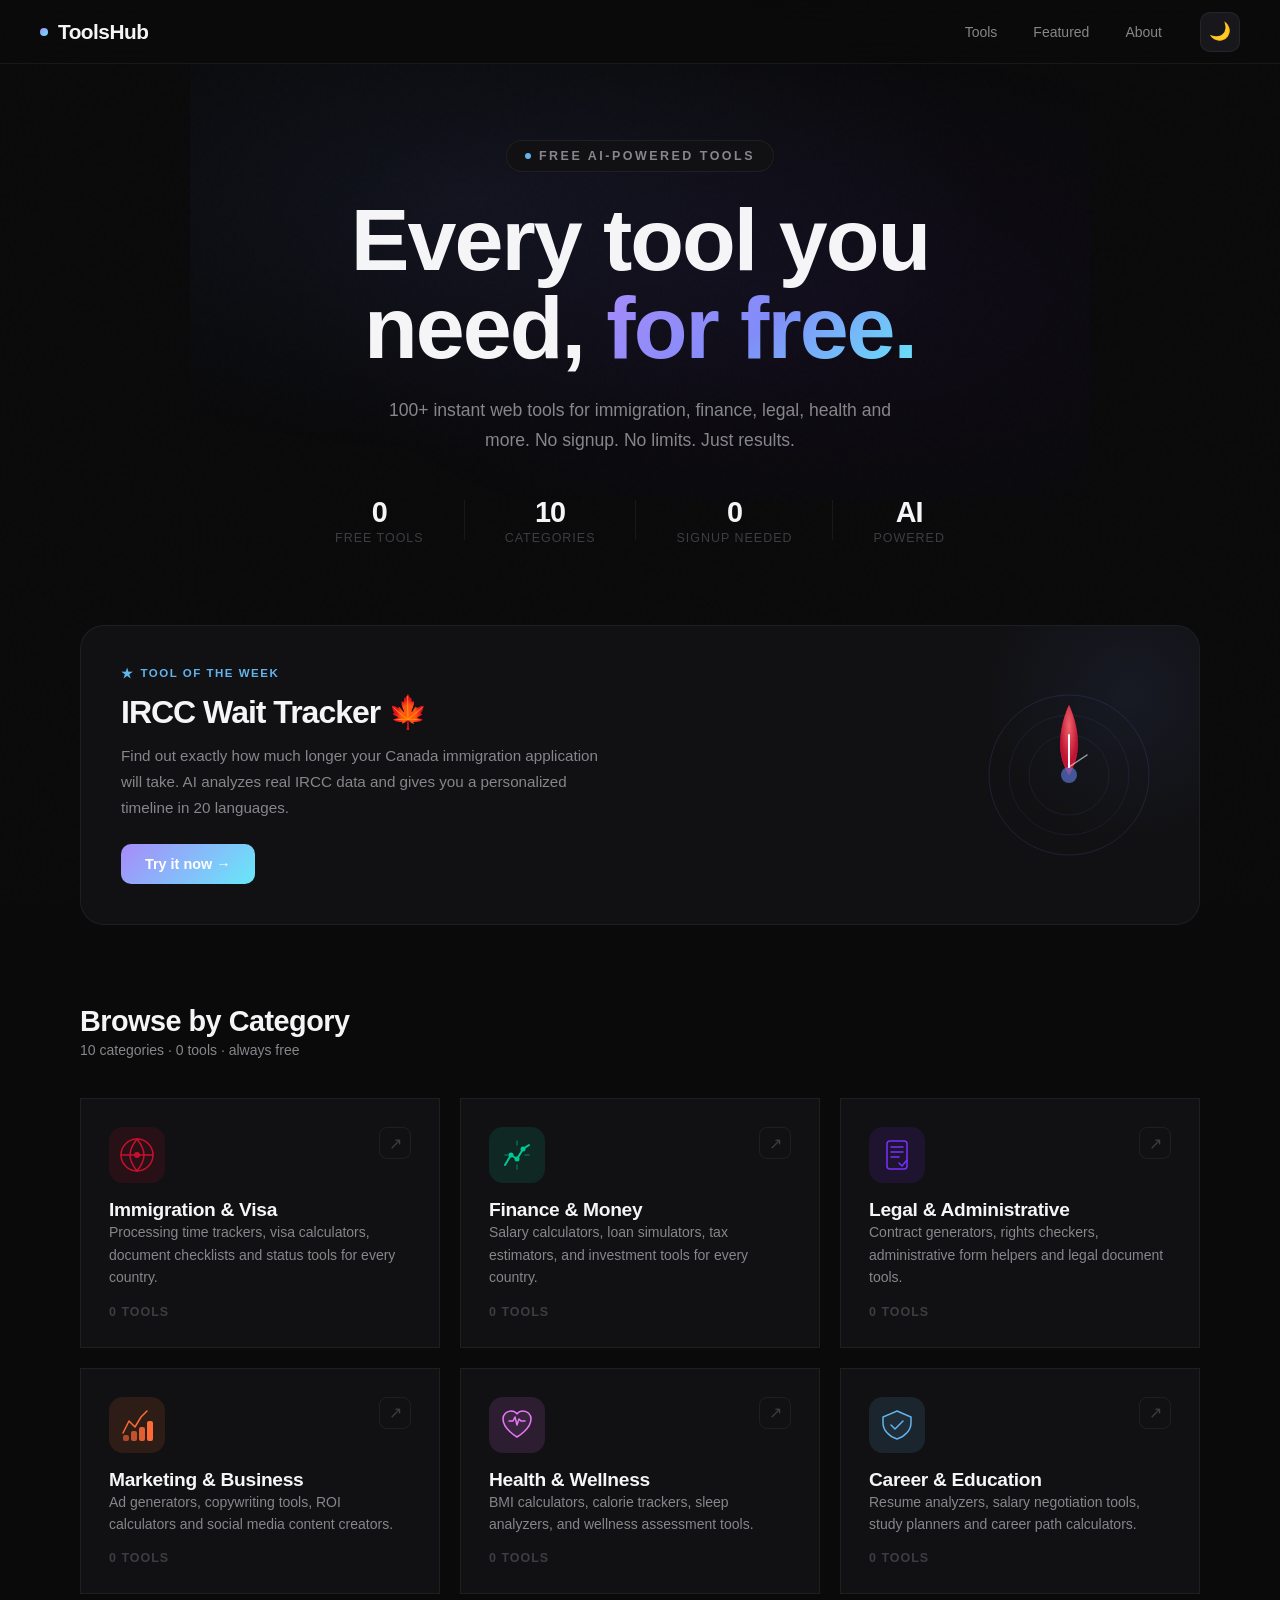
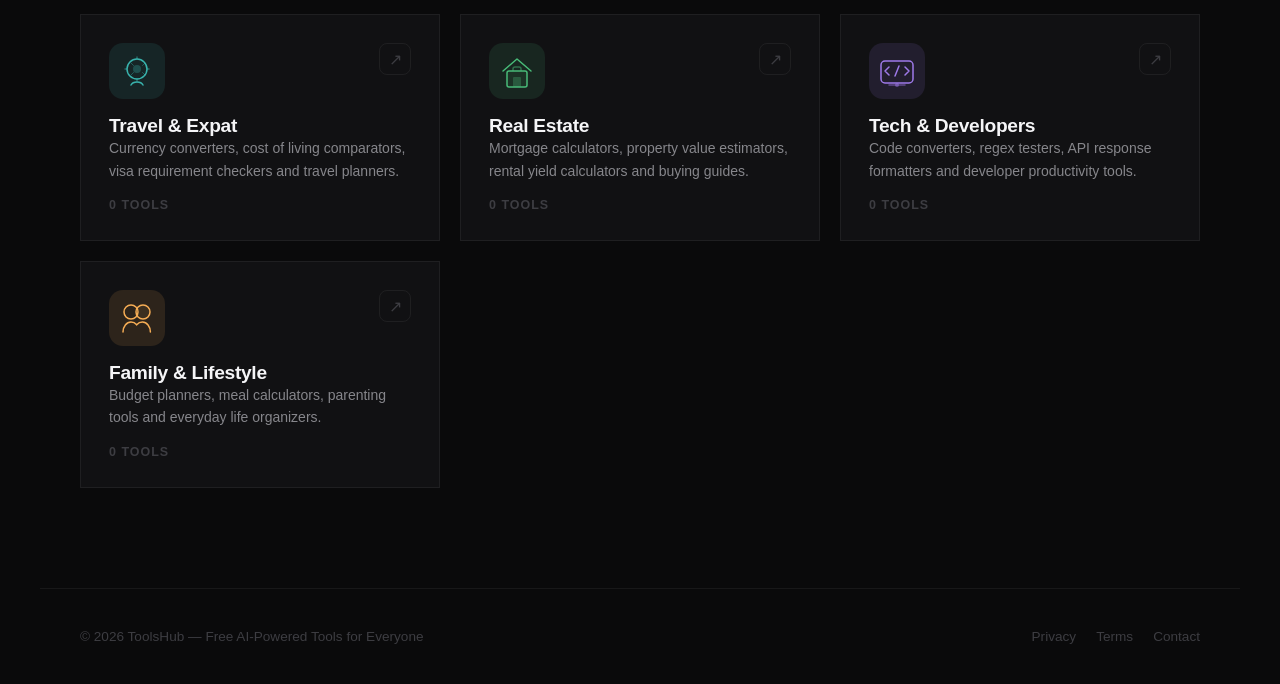
<file: index.html>
<head>
<meta charset="UTF-8">
<meta name="viewport" content="width=device-width, initial-scale=1.0">
<title>ToolsHub — Free AI-Powered Web Tools</title>
<meta name="description" content="Free online tools for immigration, finance, legal, marketing, health and more. AI-powered, instant results, no signup required.">
<meta property="og:title" content="ToolsHub — Free AI-Powered Web Tools">
<meta property="og:description" content="Free online tools for everyone. Immigration trackers, finance calculators, legal guides and more.">
<link rel="stylesheet" href="style.css">
</head>
<body>

<nav>
  <a href="/" class="nav-logo">
    <span class="nav-logo-dot"></span>
    ToolsHub
  </a>
  <div class="nav-right">
    <ul class="nav-links">
      <li><a href="#categories">Tools</a></li>
      <li><a href="#featured">Featured</a></li>
      <li><a href="#about">About</a></li>
    </ul>
    <button class="theme-toggle" onclick="toggleTheme()" title="Toggle theme">🌙</button>
    <div class="hamburger" onclick="toggleMenu()">
      <span></span><span></span><span></span>
    </div>
  </div>
</nav>

<div class="mobile-menu" id="mobileMenu">
  <a href="#categories" onclick="toggleMenu()">Tools</a>
  <a href="#featured" onclick="toggleMenu()">Featured</a>
  <a href="#about" onclick="toggleMenu()">About</a>
</div>

<section class="hero">
  <div class="hero-mesh"></div>
  <div class="hero-eyebrow">Free AI-Powered Tools</div>
  <h1>Every tool you<br>need, <em>for free.</em></h1>
  <p class="hero-sub">100+ instant web tools for immigration, finance, legal, health and more. No signup. No limits. Just results.</p>
  <div class="hero-stats">
    <div class="stat">
      <div class="stat-num" id="globalToolCount">100+</div>
      <div class="stat-lbl">Free Tools</div>
    </div>
    <div class="stat-divider"></div>
    <div class="stat">
      <div class="stat-num">10</div>
      <div class="stat-lbl">Categories</div>
    </div>
    <div class="stat-divider"></div>
    <div class="stat">
      <div class="stat-num">0</div>
      <div class="stat-lbl">Signup needed</div>
    </div>
    <div class="stat-divider"></div>
    <div class="stat">
      <div class="stat-num">AI</div>
      <div class="stat-lbl">Powered</div>
    </div>
  </div>
</section>

<section class="featured-section" id="featured">
  <div class="featured-card">
    <div>
      <div class="featured-badge">Tool of the week</div>
      <h2 class="featured-title">IRCC Wait Tracker 🍁</h2>
      <p class="featured-desc">Find out exactly how much longer your Canada immigration application will take. AI analyzes real IRCC data and gives you a personalized timeline in 20 languages.</p>
      <a href="/tools/immigration/ircc-tracker/index.html" class="featured-btn">
        Try it now →
      </a>
    </div>
    <div class="featured-visual">
      <svg viewBox="0 0 180 180" fill="none" xmlns="http://www.w3.org/2000/svg">
        <circle cx="90" cy="90" r="80" stroke="rgba(99,130,237,0.15)" stroke-width="1"/>
        <circle cx="90" cy="90" r="60" stroke="rgba(99,130,237,0.1)" stroke-width="1"/>
        <circle cx="90" cy="90" r="40" stroke="rgba(99,130,237,0.1)" stroke-width="1"/>
        <path d="M90 20 C90 20 110 60 90 90 C70 60 90 20 90 20Z" fill="rgba(200,16,46,0.8)"/>
        <path d="M90 20 C90 20 110 60 90 90 C70 60 90 20 90 20Z" fill="url(#maple)" opacity="0.9"/>
        <circle cx="90" cy="90" r="8" fill="rgba(99,130,237,0.6)"/>
        <line x1="90" y1="82" x2="90" y2="50" stroke="white" stroke-width="2" stroke-linecap="round"/>
        <line x1="90" y1="82" x2="108" y2="70" stroke="rgba(255,255,255,0.6)" stroke-width="1.5" stroke-linecap="round"/>
        <defs>
          <radialGradient id="maple" cx="50%" cy="30%">
            <stop offset="0%" stop-color="#ff6b6b"/>
            <stop offset="100%" stop-color="#c8102e"/>
          </radialGradient>
        </defs>
      </svg>
    </div>
  </div>
</section>

<section class="section" id="categories">
  <div class="section-header">
    <div>
      <h2 class="section-title">Browse by Category</h2>
      <p class="section-sub">10 categories · <span id="subSectionToolCount">100+</span> tools · always free</p>
    </div>
  </div>

  <div class="categories-grid" id="categoriesGrid"></div>
</section>

<footer id="about">
  <div class="footer-copy">© <span id="year"></span> ToolsHub — Free AI-Powered Tools for Everyone</div>
  <div class="footer-links">
    <a href="#">Privacy</a>
    <a href="#">Terms</a>
    <a href="#">Contact</a>
  </div>
</footer>

<script>
// ── CATEGORIES DATA ── 
// ── CATEGORIES DATA (Initialisées à 0 par défaut pour éviter les faux nombres) ── 
const CATEGORIES = [
  {
    slug: 'immigration',
    name: 'Immigration & Visa',
    desc: 'Processing time trackers, visa calculators, document checklists and status tools for every country.',
    tools: 0,
    color: '#c8102e',
    colorLight: 'rgba(200,16,46,0.12)',
    svg: `<svg viewBox="0 0 56 56" fill="none" xmlns="http://www.w3.org/2000/svg"><rect width="56" height="56" rx="14" fill="rgba(200,16,46,0.12)"/><path d="M28 12C19.16 12 12 19.16 12 28C12 36.84 19.16 44 28 44C36.84 44 44 36.84 44 28C44 19.16 36.84 12 28 12Z" stroke="#c8102e" stroke-width="1.5" fill="none"/><path d="M12 28H44M28 12C24 17 21 22 21 28C21 34 24 39 28 44C32 39 35 34 35 28C35 22 32 17 28 12Z" stroke="#c8102e" stroke-width="1.5" fill="none" stroke-linecap="round"/><circle cx="28" cy="28" r="3" fill="#c8102e"/></svg>`
  },
  {
    slug: 'finance',
    name: 'Finance & Money',
    desc: 'Salary calculators, loan simulators, tax estimators, and investment tools for every country.',
    tools: 0,
    color: '#00c896',
    colorLight: 'rgba(0,200,150,0.12)',
    svg: `<svg viewBox="0 0 56 56" fill="none" xmlns="http://www.w3.org/2000/svg"><rect width="56" height="56" rx="14" fill="rgba(0,200,150,0.12)"/><path d="M16 38L22 28L28 32L34 22L40 18" stroke="#00c896" stroke-width="2" stroke-linecap="round" stroke-linejoin="round"/><circle cx="22" cy="28" r="2.5" fill="#00c896"/><circle cx="28" cy="32" r="2.5" fill="#00c896"/><circle cx="34" cy="22" r="2.5" fill="#00c896"/><path d="M28 14V18M28 38V42M20 28H16M40 28H36" stroke="rgba(0,200,150,0.4)" stroke-width="1.5" stroke-linecap="round"/></svg>`
  },
  {
    slug: 'legal',
    name: 'Legal & Administrative',
    desc: 'Contract generators, rights checkers, administrative form helpers and legal document tools.',
    tools: 0,
    color: '#7b2fff',
    colorLight: 'rgba(123,47,255,0.12)',
    svg: `<svg viewBox="0 0 56 56" fill="none" xmlns="http://www.w3.org/2000/svg"><rect width="56" height="56" rx="14" fill="rgba(123,47,255,0.12)"/><rect x="18" y="14" width="20" height="28" rx="3" stroke="#7b2fff" stroke-width="1.5" fill="none"/><path d="M22 20H34M22 25H34M22 30H30" stroke="#7b2fff" stroke-width="1.5" stroke-linecap="round"/><path d="M30 36L33 39L38 33" stroke="#7b2fff" stroke-width="1.5" stroke-linecap="round" stroke-linejoin="round"/></svg>`
  },
  {
    slug: 'marketing',
    name: 'Marketing & Business',
    desc: 'Ad generators, copywriting tools, ROI calculators and social media content creators.',
    tools: 0,
    color: '#ff6b35',
    colorLight: 'rgba(255,107,53,0.12)',
    svg: `<svg viewBox="0 0 56 56" fill="none" xmlns="http://www.w3.org/2000/svg"><rect width="56" height="56" rx="14" fill="rgba(255,107,53,0.12)"/><path d="M14 36L20 24L26 30L32 20L38 14" stroke="#ff6b35" stroke-width="1.5" stroke-linecap="round" stroke-linejoin="round"/><rect x="14" y="38" width="6" height="6" rx="2" fill="#ff6b35" opacity="0.6"/><rect x="22" y="34" width="6" height="10" rx="2" fill="#ff6b35" opacity="0.7"/><rect x="30" y="30" width="6" height="14" rx="2" fill="#ff6b35" opacity="0.85"/><rect x="38" y="24" width="6" height="20" rx="2" fill="#ff6b35"/></svg>`
  },
  {
    slug: 'health',
    name: 'Health & Wellness',
    desc: 'BMI calculators, calorie trackers, sleep analyzers, and wellness assessment tools.',
    tools: 0,
    color: '#e879f9',
    colorLight: 'rgba(232,121,249,0.12)',
    svg: `<svg viewBox="0 0 56 56" fill="none" xmlns="http://www.w3.org/2000/svg"><rect width="56" height="56" rx="14" fill="rgba(232,121,249,0.12)"/><path d="M28 40C28 40 14 32 14 22C14 17.58 17.58 14 22 14C24.42 14 26.6 15.06 28 16.76C29.4 15.06 31.58 14 34 14C38.42 14 42 17.58 42 22C42 32 28 40 28 40Z" stroke="#e879f9" stroke-width="1.5" fill="rgba(232,121,249,0.08)"/><path d="M20 24H24L26 20L28 28L30 22L32 24H36" stroke="#e879f9" stroke-width="1.5" stroke-linecap="round" stroke-linejoin="round"/></svg>`
  },
  {
    slug: 'career',
    name: 'Career & Education',
    desc: 'Resume analyzers, salary negotiation tools, study planners and career path calculators.',
    tools: 0,
    color: '#63b3ed',
    colorLight: 'rgba(99,179,237,0.12)',
    svg: `<svg viewBox="0 0 56 56" fill="none" xmlns="http://www.w3.org/2000/svg"><rect width="56" height="56" rx="14" fill="rgba(99,179,237,0.12)"/><path d="M28 14L42 20V26C42 33.18 35.84 39.74 28 42C20.16 39.74 14 33.18 14 26V20L28 14Z" stroke="#63b3ed" stroke-width="1.5" fill="rgba(99,179,237,0.06)"/><path d="M22 28L26 32L34 24" stroke="#63b3ed" stroke-width="1.5" stroke-linecap="round" stroke-linejoin="round"/></svg>`
  },
  {
    slug: 'travel',
    name: 'Travel & Expat',
    desc: 'Currency converters, cost of living comparators, visa requirement checkers and travel planners.',
    tools: 0,
    color: '#38b2ac',
    colorLight: 'rgba(56,178,172,0.12)',
    svg: `<svg viewBox="0 0 56 56" fill="none" xmlns="http://www.w3.org/2000/svg"><rect width="56" height="56" rx="14" fill="rgba(56,178,172,0.12)"/><circle cx="28" cy="26" r="10" stroke="#38b2ac" stroke-width="1.5" fill="none"/><path d="M28 16V14M28 38V36M18 26H16M40 26H38" stroke="rgba(56,178,172,0.5)" stroke-width="1.5" stroke-linecap="round"/><path d="M22 20L24.5 22.5M33.5 29.5L36 32M22 32L24.5 29.5M33.5 22.5L36 20" stroke="rgba(56,178,172,0.4)" stroke-width="1" stroke-linecap="round"/><circle cx="28" cy="26" r="4" fill="rgba(56,178,172,0.3)"/><path d="M22 42C24 38 32 38 34 42" stroke="#38b2ac" stroke-width="1.5" stroke-linecap="round" fill="none"/></svg>`
  },
  {
    slug: 'realestate',
    name: 'Real Estate',
    desc: 'Mortgage calculators, property value estimators, rental yield calculators and buying guides.',
    tools: 0,
    color: '#48bb78',
    colorLight: 'rgba(72,187,120,0.12)',
    svg: `<svg viewBox="0 0 56 56" fill="none" xmlns="http://www.w3.org/2000/svg"><rect width="56" height="56" rx="14" fill="rgba(72,187,120,0.12)"/><path d="M14 28L28 16L42 28" stroke="#48bb78" stroke-width="1.5" stroke-linecap="round" stroke-linejoin="round"/><rect x="18" y="28" width="20" height="16" rx="2" stroke="#48bb78" stroke-width="1.5" fill="rgba(72,187,120,0.08)"/><rect x="24" y="34" width="8" height="10" rx="1" fill="rgba(72,187,120,0.3)"/><path d="M24 28V26C24 24.9 24.9 24 26 24H30C31.1 24 32 24.9 32 26V28" stroke="rgba(72,187,120,0.5)" stroke-width="1.5"/></svg>`
  },
  {
    slug: 'tech',
    name: 'Tech & Developers',
    desc: 'Code converters, regex testers, API response formatters and developer productivity tools.',
    tools: 0,
    color: '#9f7aea',
    colorLight: 'rgba(159,122,234,0.12)',
    svg: `<svg viewBox="0 0 56 56" fill="none" xmlns="http://www.w3.org/2000/svg"><rect width="56" height="56" rx="14" fill="rgba(159,122,234,0.12)"/><rect x="12" y="18" width="32" height="22" rx="4" stroke="#9f7aea" stroke-width="1.5" fill="none"/><path d="M20 24L16 28L20 32M36 24L40 28L36 32M26 33L30 23" stroke="#9f7aea" stroke-width="1.5" stroke-linecap="round" stroke-linejoin="round"/><path d="M20 42H36" stroke="rgba(159,122,234,0.5)" stroke-width="1.5" stroke-linecap="round"/><circle cx="28" cy="42" r="2" fill="rgba(159,122,234,0.5)"/></svg>`
  },
  {
    slug: 'lifestyle',
    name: 'Family & Lifestyle',
    desc: 'Budget planners, meal calculators, parenting tools and everyday life organizers.',
    tools: 0,
    color: '#f6ad55',
    colorLight: 'rgba(246,173,85,0.12)',
    svg: `<svg viewBox="0 0 56 56" fill="none" xmlns="http://www.w3.org/2000/svg"><rect width="56" height="56" rx="14" fill="rgba(246,173,85,0.12)"/><circle cx="22" cy="22" r="7" stroke="#f6ad55" stroke-width="1.5" fill="none"/><circle cx="34" cy="22" r="7" stroke="#f6ad55" stroke-width="1.5" fill="rgba(246,173,85,0.08)"/><path d="M14 42C14 36.48 17.58 32 22 32C24.22 32 26.24 33.04 27.7 34.76C29.16 33.04 31.18 32 33.4 32C37.82 32 41.4 36.48 41.4 42" stroke="#f6ad55" stroke-width="1.5" stroke-linecap="round" fill="none"/></svg>`
  }
];

// ── RENDER CATEGORIES ──
async function renderCategories() {
  const grid = document.getElementById('categoriesGrid');
  if (!grid) return;

  let calculatedTotal = 0;
  let categoriesData = {};

  try {
    // Tentative de récupération depuis tools.json
    const res = await fetch('/tools.json');
    if (res.ok) {
      const data = await res.json();
      categoriesData = data.categories || {};
    }
  } catch (error) {
    console.warn("Fichier tools.json introuvable ou vide. Affichage par défaut à 0.");
  }

  // Rendu de l'interface graphique
  grid.innerHTML = '';
  CATEGORIES.forEach(cat => {
    // Si la catégorie existe dans le JSON, on prend sa valeur, sinon c'est 0.
    const count = categoriesData[cat.slug] !== undefined ? categoriesData[cat.slug] : 0;
    calculatedTotal += count;

    const toolsText = `${count} tool${count !== 1 ? 's' : ''}`;

    const card = document.createElement('a');
    card.className = 'cat-card';
    card.href = `/tools/${cat.slug}/`;
    card.style.setProperty('--card-accent', cat.color);
    
    card.innerHTML = `
      <div class="cat-card-top">
        <div class="cat-icon-wrap">${cat.svg}</div>
        <div class="cat-arrow">↗</div>
      </div>
      <div>
        <div class="cat-name">${cat.name}</div>
        <div class="cat-desc">${cat.desc}</div>
      </div>
      <div class="cat-footer">
        <div class="cat-count">${toolsText}</div>
      </div>
    `;
    grid.appendChild(card);
  });

  // Mise à jour dynamique des compteurs globaux de la page
  const globalCountEl = document.getElementById('globalToolCount');
  if (globalCountEl) globalCountEl.textContent = `${calculatedTotal}`;

  const subSectionCountEl = document.getElementById('subSectionToolCount');
  if (subSectionCountEl) subSectionCountEl.textContent = calculatedTotal;
}

// ── THEME ──
function toggleTheme() {
  const html = document.documentElement;
  const isDark = html.getAttribute('data-theme') === 'dark';
  html.setAttribute('data-theme', isDark ? 'light' : 'dark');
  document.querySelector('.theme-toggle').textContent = isDark ? '🌙' : '☀️';
  localStorage.setItem('theme', isDark ? 'light' : 'dark');
}

function initTheme() {
  const saved = localStorage.getItem('theme') || 'dark';
  document.documentElement.setAttribute('data-theme', saved);
  document.querySelector('.theme-toggle').textContent = saved === 'dark' ? '🌙' : '☀️';
}

// ── MOBILE MENU ──
function toggleMenu() {
  document.getElementById('mobileMenu').classList.toggle('open');
}

// ── INIT ──
initTheme();
renderCategories();

// Gestion de l'année du Copyright automatique et dynamique (2026+)
document.getElementById('year').textContent = new Date().getFullYear();
</script>
</body>
</html>
</file>
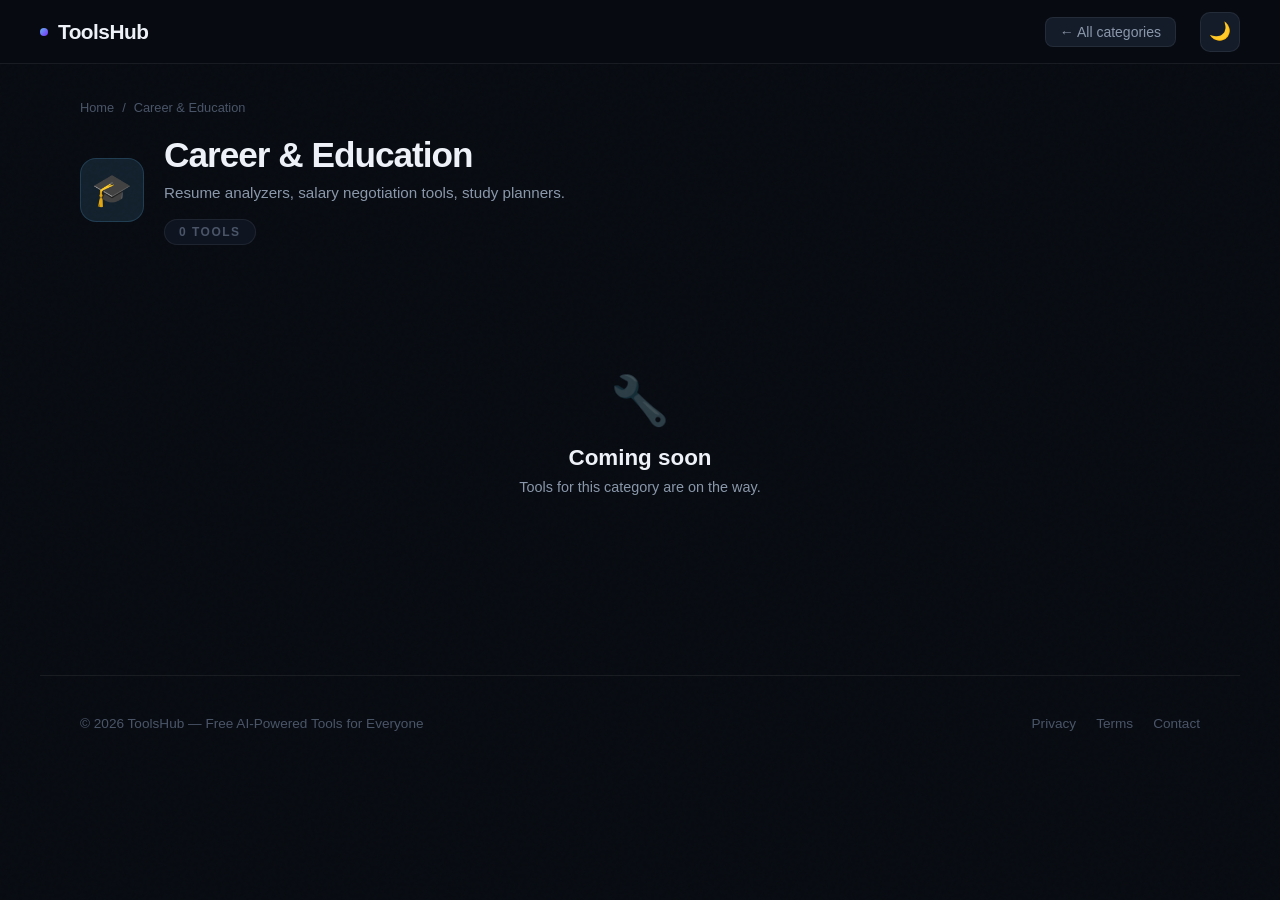
<file: tools/career/index.html>
<!DOCTYPE html>
<html lang="en" data-theme="dark">
<head>
<meta charset="UTF-8">
<meta name="viewport" content="width=device-width, initial-scale=1.0">
<title>ToolsHub — Category</title>
<link rel="stylesheet" href="/style.css">
<script src="/nav.js"></script>
<style>
:root { --radius: 18px; --transition: 0.3s cubic-bezier(0.4,0,0.2,1); }
[data-theme="dark"] {
  --bg:#080c12; --bg2:#0e1420; --bg3:#141c2a;
  --border:rgba(255,255,255,0.07); --border-hover:rgba(255,255,255,0.15);
  --text:#eef2f8; --text2:#8a97aa; --text3:#4a5568;
  --card-bg:#0e1420; --card-hover:#131b29;
  --nav-bg:rgba(8,12,18,0.85); --shadow:0 20px 60px rgba(0,0,0,0.4);
}
[data-theme="light"] {
  --bg:#f4f7fb; --bg2:#ffffff; --bg3:#edf2f7;
  --border:rgba(0,0,0,0.07); --border-hover:rgba(0,0,0,0.15);
  --text:#0f172a; --text2:#4a5568; --text3:#a0aec0;
  --card-bg:#ffffff; --card-hover:#f8faff;
  --nav-bg:rgba(244,247,251,0.85); --shadow:0 20px 60px rgba(0,0,0,0.08);
}
*,*::before,*::after{margin:0;padding:0;box-sizing:border-box;}
html{scroll-behavior:smooth;}
body{font-family:'Satoshi',sans-serif;background:var(--bg);color:var(--text);min-height:100vh;overflow-x:hidden;transition:background var(--transition),color var(--transition);}
body::before{content:'';position:fixed;inset:0;background-image:url("data:image/svg+xml,%3Csvg viewBox='0 0 256 256' xmlns='http://www.w3.org/2000/svg'%3E%3Cfilter id='noise'%3E%3CfeTurbulence type='fractalNoise' baseFrequency='0.9' numOctaves='4' stitchTiles='stitch'/%3E%3C/filter%3E%3Crect width='100%25' height='100%25' filter='url(%23noise)' opacity='0.03'/%3E%3C/svg%3E");pointer-events:none;z-index:0;opacity:0.4;}

/* NAV */
nav{position:fixed;top:0;left:0;right:0;z-index:100;background:var(--nav-bg);backdrop-filter:blur(20px);-webkit-backdrop-filter:blur(20px);border-bottom:1px solid var(--border);padding:0 40px;height:64px;display:flex;align-items:center;justify-content:space-between;transition:background var(--transition);}
.nav-logo{font-family:'Clash Display',sans-serif;font-size:1.3rem;font-weight:700;letter-spacing:-0.5px;color:var(--text);text-decoration:none;display:flex;align-items:center;gap:10px;}
.nav-logo-dot{width:8px;height:8px;border-radius:50%;background:linear-gradient(135deg,#63b3ed,#7b2fff);flex-shrink:0;animation:pulse-dot 2s ease-in-out infinite;}
@keyframes pulse-dot{0%,100%{transform:scale(1);opacity:1;}50%{transform:scale(1.3);opacity:0.7;}}
.nav-right{display:flex;align-items:center;gap:24px;}
.theme-toggle{width:40px;height:40px;border-radius:10px;border:1px solid var(--border);background:var(--bg3);cursor:pointer;display:flex;align-items:center;justify-content:center;font-size:1.1rem;transition:all var(--transition);}
.theme-toggle:hover{border-color:var(--border-hover);transform:rotate(15deg);}
.back-btn{display:flex;align-items:center;gap:6px;font-size:0.875rem;font-weight:500;color:var(--text2);text-decoration:none;padding:6px 14px;border-radius:8px;border:1px solid var(--border);background:var(--bg3);transition:all var(--transition);}
.back-btn:hover{color:var(--text);border-color:var(--border-hover);}

/* PAGE HEADER */
.page-header{position:relative;z-index:1;max-width:1200px;margin:0 auto;padding:100px 40px 48px;}
.breadcrumb{display:flex;align-items:center;gap:8px;font-size:0.8rem;color:var(--text3);margin-bottom:20px;}
.breadcrumb a{color:var(--text3);text-decoration:none;transition:color var(--transition);}
.breadcrumb a:hover{color:var(--text2);}
.breadcrumb span{color:var(--text3);}
.page-header-inner{display:flex;align-items:center;gap:20px;}
.cat-icon-lg{width:64px;height:64px;border-radius:16px;display:flex;align-items:center;justify-content:center;flex-shrink:0;}
.page-title{font-family:'Clash Display',sans-serif;font-size:2.2rem;font-weight:700;letter-spacing:-1px;color:var(--text);}
.page-sub{font-size:0.95rem;color:var(--text2);margin-top:6px;line-height:1.6;}
.tools-count-badge{display:inline-flex;align-items:center;gap:6px;font-size:0.75rem;font-weight:700;letter-spacing:1.5px;text-transform:uppercase;color:var(--text3);padding:5px 14px;border:1px solid var(--border);border-radius:50px;background:var(--bg2);margin-top:14px;}

/* TOOLS GRID */
.section{position:relative;z-index:1;max-width:1200px;margin:0 auto;padding:0 40px 100px;}
.tools-grid{display:grid;grid-template-columns:repeat(auto-fill,minmax(300px,1fr));gap:20px;}

/* TOOL CARD */
.tool-card{background:var(--card-bg);border:1px solid var(--border);border-radius:var(--radius);text-decoration:none;display:flex;flex-direction:column;overflow:hidden;transition:all var(--transition);opacity:0;animation:fadeUp 0.5s ease forwards;}
.tool-card:hover{background:var(--card-hover);border-color:var(--border-hover);transform:translateY(-3px);box-shadow:var(--shadow);}

/* PREVIEW ZONE */
.tool-preview{height:160px;background:var(--bg3);border-bottom:1px solid var(--border);display:flex;align-items:center;justify-content:center;position:relative;overflow:hidden;transition:background var(--transition);}
.tool-card:hover .tool-preview{background:var(--bg2);}
.preview-icon{font-size:2.5rem;opacity:0.4;transition:all var(--transition);}
.tool-card:hover .preview-icon{opacity:0.6;transform:scale(1.1);}
.preview-accent{position:absolute;top:-30px;right:-30px;width:120px;height:120px;border-radius:50%;opacity:0.06;transition:opacity var(--transition);}
.tool-card:hover .preview-accent{opacity:0.12;}

/* CARD BODY */
.tool-body{padding:20px;display:flex;flex-direction:column;gap:8px;flex:1;}
.tool-name{font-family:'Clash Display',sans-serif;font-size:1.05rem;font-weight:600;color:var(--text);letter-spacing:-0.2px;}
.tool-desc{font-size:0.83rem;color:var(--text2);line-height:1.55;flex:1;}
.tool-footer{display:flex;align-items:center;justify-content:space-between;margin-top:8px;}
.tool-lang{font-size:0.72rem;font-weight:600;color:var(--text3);text-transform:uppercase;letter-spacing:1px;}
.tool-arrow{font-size:0.85rem;color:var(--text3);transition:all var(--transition);}
.tool-card:hover .tool-arrow{color:var(--text);transform:translate(2px,-2px);}

/* EMPTY STATE */
.empty-state{text-align:center;padding:80px 20px;grid-column:1/-1;}
.empty-icon{font-size:3rem;margin-bottom:16px;opacity:0.3;}
.empty-title{font-family:'Clash Display',sans-serif;font-size:1.4rem;font-weight:600;color:var(--text);margin-bottom:8px;}
.empty-sub{font-size:0.9rem;color:var(--text2);}

/* FOOTER */
footer{position:relative;z-index:1;border-top:1px solid var(--border);padding:40px;display:flex;align-items:center;justify-content:space-between;flex-wrap:wrap;gap:16px;max-width:1200px;margin:0 auto;}
.footer-copy{font-size:0.85rem;color:var(--text3);}
.footer-links{display:flex;gap:20px;}
.footer-links a{font-size:0.85rem;color:var(--text3);text-decoration:none;transition:color var(--transition);}
.footer-links a:hover{color:var(--text2);}

@keyframes fadeUp{from{opacity:0;transform:translateY(24px);}to{opacity:1;transform:translateY(0);}}

/* Stagger animation for tool cards */
.tool-card:nth-child(1){animation-delay:0.05s;}
.tool-card:nth-child(2){animation-delay:0.10s;}
.tool-card:nth-child(3){animation-delay:0.15s;}
.tool-card:nth-child(4){animation-delay:0.20s;}
.tool-card:nth-child(5){animation-delay:0.25s;}
.tool-card:nth-child(6){animation-delay:0.30s;}
.tool-card:nth-child(7){animation-delay:0.35s;}
.tool-card:nth-child(8){animation-delay:0.40s;}
.tool-card:nth-child(9){animation-delay:0.45s;}
.tool-card:nth-child(10){animation-delay:0.50s;}

@media(max-width:768px){
  nav{padding:0 20px;}
  .page-header{padding:90px 20px 36px;}
  .section{padding-left:20px;padding-right:20px;}
  .tools-grid{grid-template-columns:1fr;}
  footer{padding:30px 20px;}
}
</style>
</head>
<body>
</head>
<body>

<nav>
  <a href="/" class="nav-logo">
    <span class="nav-logo-dot"></span>
    ToolsHub
  </a>
  <div class="nav-right">
    <a href="/" class="back-btn">← All categories</a>
    <button class="theme-toggle" onclick="toggleTheme()" title="Toggle theme">🌙</button>
  </div>
</nav>

<div class="page-header">
  <div class="breadcrumb">
    <a href="/">Home</a>
    <span>/</span>
    <span id="breadcrumbCat">Category</span>
  </div>
  <div class="page-header-inner">
    <div class="cat-icon-lg" id="catIconLg"></div>
    <div>
      <h1 class="page-title" id="pageTitle">Loading...</h1>
      <p class="page-sub" id="pageSub"></p>
      <div class="tools-count-badge" id="toolsCountBadge">0 tools</div>
    </div>
  </div>
</div>

<section class="section">
  <div class="tools-grid" id="toolsGrid"></div>
</section>

<footer>
  <div class="footer-copy">© <span id="year"></span> ToolsHub — Free AI-Powered Tools for Everyone</div>
  <div class="footer-links">
    <a href="#">Privacy</a>
    <a href="#">Terms</a>
    <a href="#">Contact</a>
  </div>
</footer>

<script>
// ── CATEGORY META (même data que index.html) ──
const CATEGORIES_META = {
  immigration: { name:'Immigration & Visa',     desc:'Processing time trackers, visa calculators, document checklists.',  color:'#c8102e', emoji:'🌍' },
  finance:     { name:'Finance & Money',         desc:'Salary calculators, loan simulators, tax estimators.',               color:'#00c896', emoji:'💰' },
  legal:       { name:'Legal & Administrative',  desc:'Contract generators, rights checkers, administrative helpers.',      color:'#7b2fff', emoji:'⚖️' },
  marketing:   { name:'Marketing & Business',    desc:'Ad generators, copywriting tools, ROI calculators.',                 color:'#ff6b35', emoji:'📈' },
  health:      { name:'Health & Wellness',       desc:'BMI calculators, calorie trackers, wellness assessments.',           color:'#e879f9', emoji:'❤️' },
  career:      { name:'Career & Education',      desc:'Resume analyzers, salary negotiation tools, study planners.',        color:'#63b3ed', emoji:'🎓' },
  travel:      { name:'Travel & Expat',          desc:'Currency converters, cost of living comparators, visa checkers.',    color:'#38b2ac', emoji:'✈️' },
  realestate:  { name:'Real Estate',             desc:'Mortgage calculators, rental yield calculators, property tools.',    color:'#48bb78', emoji:'🏠' },
  tech:        { name:'Tech & Developers',       desc:'Code converters, regex testers, API formatters.',                    color:'#9f7aea', emoji:'💻' },
  lifestyle:   { name:'Family & Lifestyle',      desc:'Budget planners, meal calculators, parenting tools.',                color:'#f6ad55', emoji:'🏡' },
};

// ── DETECT CATEGORY FROM URL ──
// URL attendue : /tools/<slug>/  ou  /tools/<slug>/index.html
function getCatSlug() {
  const parts = window.location.pathname.split('/').filter(Boolean);
  // parts = ['tools', 'realestate'] ou ['tools', 'realestate', 'index.html']
  if (parts[0] === 'tools' && parts[1]) return parts[1];
  return null;
}

// ── RENDER ──
async function init() {
  const slug = getCatSlug();
  const meta = slug ? CATEGORIES_META[slug] : null;

  // Update page meta
  if (meta) {
    document.title = `ToolsHub — ${meta.name}`;
    document.getElementById('breadcrumbCat').textContent = meta.name;
    document.getElementById('pageTitle').textContent     = meta.name;
    document.getElementById('pageSub').textContent       = meta.desc;
    document.getElementById('catIconLg').innerHTML       = `<span style="font-size:2rem">${meta.emoji}</span>`;
    document.getElementById('catIconLg').style.background = `${meta.color}20`;
    document.getElementById('catIconLg').style.border     = `1px solid ${meta.color}30`;
  }

  // Fetch tools.json depuis la racine
  let tools = [];
  try {
    const res = await fetch('/tools.json');
    if (res.ok) {
      const data = await res.json();
      tools = (data.tools && slug && data.tools[slug]) || [];
    }
  } catch(e) {
    console.warn('tools.json introuvable');
  }

  // Update count badge
  const badge = document.getElementById('toolsCountBadge');
  badge.textContent = `${tools.length} tool${tools.length !== 1 ? 's' : ''}`;

  // Render grid
  const grid = document.getElementById('toolsGrid');
  grid.innerHTML = '';

  if (tools.length === 0) {
    grid.innerHTML = `
      <div class="empty-state">
        <div class="empty-icon">🔧</div>
        <div class="empty-title">Coming soon</div>
        <div class="empty-sub">Tools for this category are on the way.</div>
      </div>`;
    return;
  }

  const color = meta ? meta.color : '#63b3ed';

  tools.forEach(tool => {
    const card = document.createElement('a');
    card.className = 'tool-card';
    card.href      = `/tools/${slug}/${tool.slug}/index.html`;
    card.innerHTML = `
      <div class="tool-preview">
        <div class="preview-accent" style="background:${color};"></div>
        <span class="preview-icon">${meta ? meta.emoji : '🔧'}</span>
      </div>
      <div class="tool-body">
        <div class="tool-name">${tool.name}</div>
        <div class="tool-desc">${tool.description}</div>
        <div class="tool-footer">
          <span class="tool-lang">${tool.lang || 'en'}</span>
          <span class="tool-arrow">↗</span>
        </div>
      </div>
    `;
    grid.appendChild(card);
  });
}

// ── THEME ──
function toggleTheme() {
  const html  = document.documentElement;
  const isDark = html.getAttribute('data-theme') === 'dark';
  html.setAttribute('data-theme', isDark ? 'light' : 'dark');
  document.querySelector('.theme-toggle').textContent = isDark ? '🌙' : '☀️';
  localStorage.setItem('theme', isDark ? 'light' : 'dark');
}
function initTheme() {
  const saved = localStorage.getItem('theme') || 'dark';
  document.documentElement.setAttribute('data-theme', saved);
  document.querySelector('.theme-toggle').textContent = saved === 'dark' ? '🌙' : '☀️';
}

initTheme();
init();
document.getElementById('year').textContent = new Date().getFullYear();
</script>
</body>
</html>
</file>
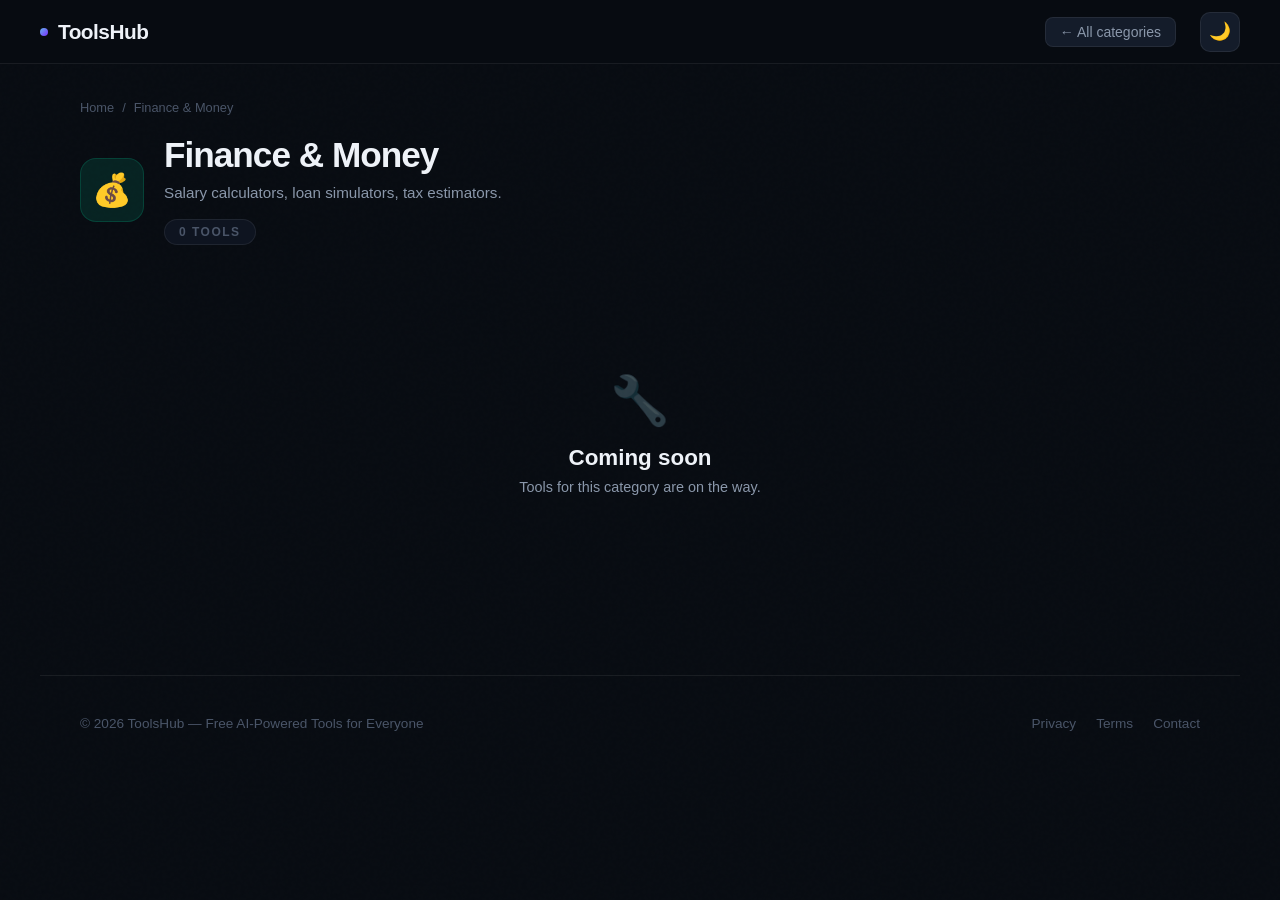
<file: tools/finance/index.html>
<!DOCTYPE html>
<html lang="en" data-theme="dark">
<head>
<meta charset="UTF-8">
<meta name="viewport" content="width=device-width, initial-scale=1.0">
<title>ToolsHub — Category</title>
<link rel="stylesheet" href="/style.css">
<script src="/nav.js"></script>
<style>
:root { --radius: 18px; --transition: 0.3s cubic-bezier(0.4,0,0.2,1); }
[data-theme="dark"] {
  --bg:#080c12; --bg2:#0e1420; --bg3:#141c2a;
  --border:rgba(255,255,255,0.07); --border-hover:rgba(255,255,255,0.15);
  --text:#eef2f8; --text2:#8a97aa; --text3:#4a5568;
  --card-bg:#0e1420; --card-hover:#131b29;
  --nav-bg:rgba(8,12,18,0.85); --shadow:0 20px 60px rgba(0,0,0,0.4);
}
[data-theme="light"] {
  --bg:#f4f7fb; --bg2:#ffffff; --bg3:#edf2f7;
  --border:rgba(0,0,0,0.07); --border-hover:rgba(0,0,0,0.15);
  --text:#0f172a; --text2:#4a5568; --text3:#a0aec0;
  --card-bg:#ffffff; --card-hover:#f8faff;
  --nav-bg:rgba(244,247,251,0.85); --shadow:0 20px 60px rgba(0,0,0,0.08);
}
*,*::before,*::after{margin:0;padding:0;box-sizing:border-box;}
html{scroll-behavior:smooth;}
body{font-family:'Satoshi',sans-serif;background:var(--bg);color:var(--text);min-height:100vh;overflow-x:hidden;transition:background var(--transition),color var(--transition);}
body::before{content:'';position:fixed;inset:0;background-image:url("data:image/svg+xml,%3Csvg viewBox='0 0 256 256' xmlns='http://www.w3.org/2000/svg'%3E%3Cfilter id='noise'%3E%3CfeTurbulence type='fractalNoise' baseFrequency='0.9' numOctaves='4' stitchTiles='stitch'/%3E%3C/filter%3E%3Crect width='100%25' height='100%25' filter='url(%23noise)' opacity='0.03'/%3E%3C/svg%3E");pointer-events:none;z-index:0;opacity:0.4;}

/* NAV */
nav{position:fixed;top:0;left:0;right:0;z-index:100;background:var(--nav-bg);backdrop-filter:blur(20px);-webkit-backdrop-filter:blur(20px);border-bottom:1px solid var(--border);padding:0 40px;height:64px;display:flex;align-items:center;justify-content:space-between;transition:background var(--transition);}
.nav-logo{font-family:'Clash Display',sans-serif;font-size:1.3rem;font-weight:700;letter-spacing:-0.5px;color:var(--text);text-decoration:none;display:flex;align-items:center;gap:10px;}
.nav-logo-dot{width:8px;height:8px;border-radius:50%;background:linear-gradient(135deg,#63b3ed,#7b2fff);flex-shrink:0;animation:pulse-dot 2s ease-in-out infinite;}
@keyframes pulse-dot{0%,100%{transform:scale(1);opacity:1;}50%{transform:scale(1.3);opacity:0.7;}}
.nav-right{display:flex;align-items:center;gap:24px;}
.theme-toggle{width:40px;height:40px;border-radius:10px;border:1px solid var(--border);background:var(--bg3);cursor:pointer;display:flex;align-items:center;justify-content:center;font-size:1.1rem;transition:all var(--transition);}
.theme-toggle:hover{border-color:var(--border-hover);transform:rotate(15deg);}
.back-btn{display:flex;align-items:center;gap:6px;font-size:0.875rem;font-weight:500;color:var(--text2);text-decoration:none;padding:6px 14px;border-radius:8px;border:1px solid var(--border);background:var(--bg3);transition:all var(--transition);}
.back-btn:hover{color:var(--text);border-color:var(--border-hover);}

/* PAGE HEADER */
.page-header{position:relative;z-index:1;max-width:1200px;margin:0 auto;padding:100px 40px 48px;}
.breadcrumb{display:flex;align-items:center;gap:8px;font-size:0.8rem;color:var(--text3);margin-bottom:20px;}
.breadcrumb a{color:var(--text3);text-decoration:none;transition:color var(--transition);}
.breadcrumb a:hover{color:var(--text2);}
.breadcrumb span{color:var(--text3);}
.page-header-inner{display:flex;align-items:center;gap:20px;}
.cat-icon-lg{width:64px;height:64px;border-radius:16px;display:flex;align-items:center;justify-content:center;flex-shrink:0;}
.page-title{font-family:'Clash Display',sans-serif;font-size:2.2rem;font-weight:700;letter-spacing:-1px;color:var(--text);}
.page-sub{font-size:0.95rem;color:var(--text2);margin-top:6px;line-height:1.6;}
.tools-count-badge{display:inline-flex;align-items:center;gap:6px;font-size:0.75rem;font-weight:700;letter-spacing:1.5px;text-transform:uppercase;color:var(--text3);padding:5px 14px;border:1px solid var(--border);border-radius:50px;background:var(--bg2);margin-top:14px;}

/* TOOLS GRID */
.section{position:relative;z-index:1;max-width:1200px;margin:0 auto;padding:0 40px 100px;}
.tools-grid{display:grid;grid-template-columns:repeat(auto-fill,minmax(300px,1fr));gap:20px;}

/* TOOL CARD */
.tool-card{background:var(--card-bg);border:1px solid var(--border);border-radius:var(--radius);text-decoration:none;display:flex;flex-direction:column;overflow:hidden;transition:all var(--transition);opacity:0;animation:fadeUp 0.5s ease forwards;}
.tool-card:hover{background:var(--card-hover);border-color:var(--border-hover);transform:translateY(-3px);box-shadow:var(--shadow);}

/* PREVIEW ZONE */
.tool-preview{height:160px;background:var(--bg3);border-bottom:1px solid var(--border);display:flex;align-items:center;justify-content:center;position:relative;overflow:hidden;transition:background var(--transition);}
.tool-card:hover .tool-preview{background:var(--bg2);}
.preview-icon{font-size:2.5rem;opacity:0.4;transition:all var(--transition);}
.tool-card:hover .preview-icon{opacity:0.6;transform:scale(1.1);}
.preview-accent{position:absolute;top:-30px;right:-30px;width:120px;height:120px;border-radius:50%;opacity:0.06;transition:opacity var(--transition);}
.tool-card:hover .preview-accent{opacity:0.12;}

/* CARD BODY */
.tool-body{padding:20px;display:flex;flex-direction:column;gap:8px;flex:1;}
.tool-name{font-family:'Clash Display',sans-serif;font-size:1.05rem;font-weight:600;color:var(--text);letter-spacing:-0.2px;}
.tool-desc{font-size:0.83rem;color:var(--text2);line-height:1.55;flex:1;}
.tool-footer{display:flex;align-items:center;justify-content:space-between;margin-top:8px;}
.tool-lang{font-size:0.72rem;font-weight:600;color:var(--text3);text-transform:uppercase;letter-spacing:1px;}
.tool-arrow{font-size:0.85rem;color:var(--text3);transition:all var(--transition);}
.tool-card:hover .tool-arrow{color:var(--text);transform:translate(2px,-2px);}

/* EMPTY STATE */
.empty-state{text-align:center;padding:80px 20px;grid-column:1/-1;}
.empty-icon{font-size:3rem;margin-bottom:16px;opacity:0.3;}
.empty-title{font-family:'Clash Display',sans-serif;font-size:1.4rem;font-weight:600;color:var(--text);margin-bottom:8px;}
.empty-sub{font-size:0.9rem;color:var(--text2);}

/* FOOTER */
footer{position:relative;z-index:1;border-top:1px solid var(--border);padding:40px;display:flex;align-items:center;justify-content:space-between;flex-wrap:wrap;gap:16px;max-width:1200px;margin:0 auto;}
.footer-copy{font-size:0.85rem;color:var(--text3);}
.footer-links{display:flex;gap:20px;}
.footer-links a{font-size:0.85rem;color:var(--text3);text-decoration:none;transition:color var(--transition);}
.footer-links a:hover{color:var(--text2);}

@keyframes fadeUp{from{opacity:0;transform:translateY(24px);}to{opacity:1;transform:translateY(0);}}

/* Stagger animation for tool cards */
.tool-card:nth-child(1){animation-delay:0.05s;}
.tool-card:nth-child(2){animation-delay:0.10s;}
.tool-card:nth-child(3){animation-delay:0.15s;}
.tool-card:nth-child(4){animation-delay:0.20s;}
.tool-card:nth-child(5){animation-delay:0.25s;}
.tool-card:nth-child(6){animation-delay:0.30s;}
.tool-card:nth-child(7){animation-delay:0.35s;}
.tool-card:nth-child(8){animation-delay:0.40s;}
.tool-card:nth-child(9){animation-delay:0.45s;}
.tool-card:nth-child(10){animation-delay:0.50s;}

@media(max-width:768px){
  nav{padding:0 20px;}
  .page-header{padding:90px 20px 36px;}
  .section{padding-left:20px;padding-right:20px;}
  .tools-grid{grid-template-columns:1fr;}
  footer{padding:30px 20px;}
}
</style>
</head>
<body>

<nav>
  <a href="/" class="nav-logo">
    <span class="nav-logo-dot"></span>
    ToolsHub
  </a>
  <div class="nav-right">
    <a href="/" class="back-btn">← All categories</a>
    <button class="theme-toggle" onclick="toggleTheme()" title="Toggle theme">🌙</button>
  </div>
</nav>

<div class="page-header">
  <div class="breadcrumb">
    <a href="/">Home</a>
    <span>/</span>
    <span id="breadcrumbCat">Category</span>
  </div>
  <div class="page-header-inner">
    <div class="cat-icon-lg" id="catIconLg"></div>
    <div>
      <h1 class="page-title" id="pageTitle">Loading...</h1>
      <p class="page-sub" id="pageSub"></p>
      <div class="tools-count-badge" id="toolsCountBadge">0 tools</div>
    </div>
  </div>
</div>

<section class="section">
  <div class="tools-grid" id="toolsGrid"></div>
</section>

<footer>
  <div class="footer-copy">© <span id="year"></span> ToolsHub — Free AI-Powered Tools for Everyone</div>
  <div class="footer-links">
    <a href="#">Privacy</a>
    <a href="#">Terms</a>
    <a href="#">Contact</a>
  </div>
</footer>

<script>
// ── CATEGORY META (même data que index.html) ──
const CATEGORIES_META = {
  immigration: { name:'Immigration & Visa',     desc:'Processing time trackers, visa calculators, document checklists.',  color:'#c8102e', emoji:'🌍' },
  finance:     { name:'Finance & Money',         desc:'Salary calculators, loan simulators, tax estimators.',               color:'#00c896', emoji:'💰' },
  legal:       { name:'Legal & Administrative',  desc:'Contract generators, rights checkers, administrative helpers.',      color:'#7b2fff', emoji:'⚖️' },
  marketing:   { name:'Marketing & Business',    desc:'Ad generators, copywriting tools, ROI calculators.',                 color:'#ff6b35', emoji:'📈' },
  health:      { name:'Health & Wellness',       desc:'BMI calculators, calorie trackers, wellness assessments.',           color:'#e879f9', emoji:'❤️' },
  career:      { name:'Career & Education',      desc:'Resume analyzers, salary negotiation tools, study planners.',        color:'#63b3ed', emoji:'🎓' },
  travel:      { name:'Travel & Expat',          desc:'Currency converters, cost of living comparators, visa checkers.',    color:'#38b2ac', emoji:'✈️' },
  realestate:  { name:'Real Estate',             desc:'Mortgage calculators, rental yield calculators, property tools.',    color:'#48bb78', emoji:'🏠' },
  tech:        { name:'Tech & Developers',       desc:'Code converters, regex testers, API formatters.',                    color:'#9f7aea', emoji:'💻' },
  lifestyle:   { name:'Family & Lifestyle',      desc:'Budget planners, meal calculators, parenting tools.',                color:'#f6ad55', emoji:'🏡' },
};

// ── DETECT CATEGORY FROM URL ──
// URL attendue : /tools/<slug>/  ou  /tools/<slug>/index.html
function getCatSlug() {
  const parts = window.location.pathname.split('/').filter(Boolean);
  // parts = ['tools', 'realestate'] ou ['tools', 'realestate', 'index.html']
  if (parts[0] === 'tools' && parts[1]) return parts[1];
  return null;
}

// ── RENDER ──
async function init() {
  const slug = getCatSlug();
  const meta = slug ? CATEGORIES_META[slug] : null;

  // Update page meta
  if (meta) {
    document.title = `ToolsHub — ${meta.name}`;
    document.getElementById('breadcrumbCat').textContent = meta.name;
    document.getElementById('pageTitle').textContent     = meta.name;
    document.getElementById('pageSub').textContent       = meta.desc;
    document.getElementById('catIconLg').innerHTML       = `<span style="font-size:2rem">${meta.emoji}</span>`;
    document.getElementById('catIconLg').style.background = `${meta.color}20`;
    document.getElementById('catIconLg').style.border     = `1px solid ${meta.color}30`;
  }

  // Fetch tools.json depuis la racine
  let tools = [];
  try {
    const res = await fetch('/tools.json');
    if (res.ok) {
      const data = await res.json();
      tools = (data.tools && slug && data.tools[slug]) || [];
    }
  } catch(e) {
    console.warn('tools.json introuvable');
  }

  // Update count badge
  const badge = document.getElementById('toolsCountBadge');
  badge.textContent = `${tools.length} tool${tools.length !== 1 ? 's' : ''}`;

  // Render grid
  const grid = document.getElementById('toolsGrid');
  grid.innerHTML = '';

  if (tools.length === 0) {
    grid.innerHTML = `
      <div class="empty-state">
        <div class="empty-icon">🔧</div>
        <div class="empty-title">Coming soon</div>
        <div class="empty-sub">Tools for this category are on the way.</div>
      </div>`;
    return;
  }

  const color = meta ? meta.color : '#63b3ed';

  tools.forEach(tool => {
    const card = document.createElement('a');
    card.className = 'tool-card';
    card.href      = `/tools/${slug}/${tool.slug}/index.html`;
    card.innerHTML = `
      <div class="tool-preview">
        <div class="preview-accent" style="background:${color};"></div>
        <span class="preview-icon">${meta ? meta.emoji : '🔧'}</span>
      </div>
      <div class="tool-body">
        <div class="tool-name">${tool.name}</div>
        <div class="tool-desc">${tool.description}</div>
        <div class="tool-footer">
          <span class="tool-lang">${tool.lang || 'en'}</span>
          <span class="tool-arrow">↗</span>
        </div>
      </div>
    `;
    grid.appendChild(card);
  });
}

// ── THEME ──
function toggleTheme() {
  const html  = document.documentElement;
  const isDark = html.getAttribute('data-theme') === 'dark';
  html.setAttribute('data-theme', isDark ? 'light' : 'dark');
  document.querySelector('.theme-toggle').textContent = isDark ? '🌙' : '☀️';
  localStorage.setItem('theme', isDark ? 'light' : 'dark');
}
function initTheme() {
  const saved = localStorage.getItem('theme') || 'dark';
  document.documentElement.setAttribute('data-theme', saved);
  document.querySelector('.theme-toggle').textContent = saved === 'dark' ? '🌙' : '☀️';
}

initTheme();
init();
document.getElementById('year').textContent = new Date().getFullYear();
</script>
</body>
</html>
</file>
<file: style.css>
* ── TOKENS ── */
:root {
  --radius: 18px;
  --transition: 0.3s cubic-bezier(0.4, 0, 0.2, 1);
}

[data-theme="dark"] {
  --bg: #0a0a0b;
  --bg2: #111113;
  --bg3: #18181c;
  --border: rgba(255,255,255,0.06);
  --border-hover: rgba(255,255,255,0.12);
  --text: #f5f5f7;
  --text2: #86868b;
  --text3: #3d3d42;
  --card-bg: #111113;
  --card-hover: #16161a;
  --nav-bg: rgba(10,10,11,0.80);
  --shadow: 0 24px 48px rgba(0,0,0,0.5);
}

[data-theme="light"] {
  --bg: #f4f7fb;
  --bg2: #ffffff;
  --bg3: #edf2f7;
  --border: rgba(0,0,0,0.07);
  --border-hover: rgba(0,0,0,0.15);
  --text: #0f172a;
  --text2: #4a5568;
  --text3: #a0aec0;
  --card-bg: #ffffff;
  --card-hover: #f8faff;
  --nav-bg: rgba(244,247,251,0.85);
  --shadow: 0 20px 60px rgba(0,0,0,0.08);
  --glow: rgba(99,130,237,0.08);
}

/* ── RESET ── */
*, *::before, *::after { margin: 0; padding: 0; box-sizing: border-box; }
html { scroll-behavior: smooth; }
body {
  font-family: 'Satoshi', sans-serif;
  background: var(--bg);
  color: var(--text);
  min-height: 100vh;
  overflow-x: hidden;
  transition: background var(--transition), color var(--transition);
}

body::before {
  content: '';
  position: fixed;
  inset: 0;
  background-image: url("data:image/svg+xml,%3Csvg viewBox='0 0 256 256' xmlns='http://www.w3.org/2000/svg'%3E%3Cfilter id='noise'%3E%3CfeTurbulence type='fractalNoise' baseFrequency='0.9' numOctaves='4' stitchTiles='stitch'/%3E%3C/filter%3E%3Crect width='100%25' height='100%25' filter='url(%23noise)' opacity='0.03'/%3E%3C/svg%3E");
  pointer-events: none;
  z-index: 0;
  opacity: 0.4;
}

/* ── NAV ── */
nav {
  position: fixed;
  top: 0; left: 0; right: 0;
  z-index: 100;
  background: var(--nav-bg);
  backdrop-filter: blur(20px);
  -webkit-backdrop-filter: blur(20px);
  border-bottom: 1px solid var(--border);
  padding: 0 40px;
  height: 64px;
  display: flex;
  align-items: center;
  justify-content: space-between;
  transition: background var(--transition);
}

.nav-logo {
  font-family: 'Bricolage Grotesque', sans-serif;
  font-size: 1.3rem;
  font-weight: 700;
  letter-spacing: -0.5px;
  color: var(--text);
  text-decoration: none;
  display: flex;
  align-items: center;
  gap: 10px;
}

.nav-logo-dot {
  width: 8px;
  height: 8px;
  border-radius: 50%;
  background: linear-gradient(135deg, #a78bfa, #67e8f9);
  flex-shrink: 0;
  animation: pulse-dot 2s ease-in-out infinite;
}

@keyframes pulse-dot {
  0%, 100% { transform: scale(1); opacity: 1; }
  50% { transform: scale(1.3); opacity: 0.7; }
}

.nav-right {
  display: flex;
  align-items: center;
  gap: 24px;
}

.nav-links {
  display: flex;
  align-items: center;
  gap: 8px;
  list-style: none;
}

.nav-links a {
  font-size: 0.875rem;
  font-weight: 500;
  color: var(--text2);
  text-decoration: none;
  padding: 6px 14px;
  border-radius: 8px;
  transition: color var(--transition), background var(--transition);
}

.nav-links a:hover {
  color: var(--text);
  background: var(--bg3);
}

.theme-toggle {
  width: 40px;
  height: 40px;
  border-radius: 10px;
  border: 1px solid var(--border);
  background: var(--bg3);
  cursor: pointer;
  display: flex;
  align-items: center;
  justify-content: center;
  font-size: 1.1rem;
  transition: all var(--transition);
  flex-shrink: 0;
}

.theme-toggle:hover {
  border-color: var(--border-hover);
  transform: rotate(15deg);
}

.hamburger {
  display: none;
  flex-direction: column;
  gap: 5px;
  cursor: pointer;
  padding: 8px;
  border-radius: 8px;
  border: 1px solid var(--border);
  background: var(--bg3);
}

.hamburger span {
  width: 20px;
  height: 2px;
  background: var(--text);
  border-radius: 2px;
  transition: all var(--transition);
}

/* ── MOBILE MENU ── */
.mobile-menu {
  display: none;
  position: fixed;
  top: 64px;
  left: 0; right: 0;
  background: var(--bg2);
  border-bottom: 1px solid var(--border);
  padding: 20px;
  z-index: 99;
  flex-direction: column;
  gap: 8px;
}

.mobile-menu.open { display: flex; }

.mobile-menu a {
  font-size: 1rem;
  font-weight: 500;
  color: var(--text2);
  text-decoration: none;
  padding: 12px 16px;
  border-radius: 10px;
  transition: all var(--transition);
}

.mobile-menu a:hover {
  color: var(--text);
  background: var(--bg3);
}

/* ── HERO ── */
.hero {
  position: relative;
  z-index: 1;
  padding: 140px 40px 80px;
  max-width: 1200px;
  margin: 0 auto;
  text-align: center;
}

.hero-eyebrow {
  display: inline-flex;
  align-items: center;
  gap: 8px;
  font-size: 0.78rem;
  font-weight: 700;
  letter-spacing: 2.5px;
  text-transform: uppercase;
  color: var(--text2);
  margin-bottom: 24px;
  padding: 8px 18px;
  border: 1px solid var(--border);
  border-radius: 50px;
  background: var(--bg2);
}

.hero-eyebrow::before {
  content: '';
  width: 6px;
  height: 6px;
  border-radius: 50%;
  background: #63b3ed;
}

.hero h1 {
  font-family: 'Bricolage Grotesque', sans-serif;
  font-size: clamp(2.8rem, 7vw, 5.5rem);
  font-weight: 700;
  line-height: 1.0;
  letter-spacing: -2px;
  margin-bottom: 24px;
  color: var(--text);
}

.hero h1 em {
  font-style: normal;
  background: linear-gradient(135deg, #a78bfa 0%, #818cf8 50%, #67e8f9 100%);
  -webkit-background-clip: text;
  -webkit-text-fill-color: transparent;
  background-clip: text;
}

.hero-sub {
  font-size: 1.1rem;
  color: var(--text2);
  max-width: 520px;
  margin: 0 auto 40px;
  line-height: 1.7;
}

.hero-stats {
  display: flex;
  align-items: center;
  justify-content: center;
  gap: 40px;
  flex-wrap: wrap;
}

.stat {
  text-align: center;
}

.stat-num {
  font-family: 'Bricolage Grotesque', sans-serif;
  font-size: 1.8rem;
  font-weight: 700;
  color: var(--text);
  letter-spacing: -1px;
}

.stat-lbl {
  font-size: 0.78rem;
  color: var(--text3);
  text-transform: uppercase;
  letter-spacing: 1px;
  margin-top: 2px;
}

.stat-divider {
  width: 1px;
  height: 40px;
  background: var(--border);
}

/* ── MESH BACKGROUND ── */
.hero-mesh {
  position: absolute;
  top: 0; left: 50%;
  transform: translateX(-50%);
  width: 900px;
  height: 500px;
  background: radial-gradient(ellipse at 30% 40%, rgba(99,130,237,0.08) 0%, transparent 60%),
              radial-gradient(ellipse at 70% 60%, rgba(123,47,255,0.06) 0%, transparent 60%);
  pointer-events: none;
  z-index: -1;
}

/* ── SECTION ── */
.section {
  position: relative;
  z-index: 1;
  max-width: 1200px;
  margin: 0 auto;
  padding: 0 40px 100px;
}

.section-header {
  display: flex;
  align-items: flex-end;
  justify-content: space-between;
  margin-bottom: 40px;
  flex-wrap: wrap;
  gap: 16px;
}

.section-title {
  font-family: 'Bricolage Grotesque', sans-serif;
  font-size: 1.8rem;
  font-weight: 600;
  letter-spacing: -0.5px;
  color: var(--text);
}

.section-sub {
  font-size: 0.875rem;
  color: var(--text2);
  margin-top: 4px;
}

/* ── CATEGORY GRID ── */
.categories-grid {
  display: grid;
  grid-template-columns: repeat(auto-fill, minmax(320px, 1fr));
  gap: 20px;
}

/* ── CATEGORY CARD ── */
.cat-card {
  position: relative;
  background: var(--card-bg);
  border: 1px solid var(--border);
  border-radius: var(--radius);
  padding: 28px;
  text-decoration: none;
  display: flex;
  flex-direction: column;
  gap: 16px;
  transition: all var(--transition);
  overflow: hidden;
  cursor: pointer;
}

.cat-card::before {
  content: '';
  position: absolute;
  inset: 0;
  opacity: 0;
  transition: opacity var(--transition);
  border-radius: var(--radius);
}

.cat-card:hover {
  background: var(--card-hover);
  border-color: var(--border-hover);
  transform: translateY(-3px);
  box-shadow: var(--shadow);
}

.cat-card:hover::before { opacity: 1; }

.cat-card:hover .cat-icon-wrap {
  transform: scale(1.05);
}

.cat-card-top {
  display: flex;
  align-items: flex-start;
  justify-content: space-between;
}

.cat-icon-wrap {
  width: 56px;
  height: 56px;
  border-radius: 14px;
  display: flex;
  align-items: center;
  justify-content: center;
  transition: transform var(--transition);
  flex-shrink: 0;
}

.cat-arrow {
  width: 32px;
  height: 32px;
  border-radius: 8px;
  border: 1px solid var(--border);
  display: flex;
  align-items: center;
  justify-content: center;
  color: var(--text3);
  transition: all var(--transition);
  font-size: 1rem;
}

.cat-card:hover .cat-arrow {
  border-color: var(--border-hover);
  color: var(--text);
  transform: translate(2px, -2px);
}

.cat-name {
  font-family: 'Bricolage Grotesque', sans-serif;
  font-size: 1.2rem;
  font-weight: 600;
  color: var(--text);
  letter-spacing: -0.3px;
}

.cat-desc {
  font-size: 0.875rem;
  color: var(--text2);
  line-height: 1.6;
  flex: 1;
}

.cat-footer {
  display: flex;
  align-items: center;
  justify-content: space-between;
}

.cat-count {
  font-size: 0.78rem;
  font-weight: 600;
  color: var(--text3);
  text-transform: uppercase;
  letter-spacing: 1px;
}

/* ── FEATURED TOOL ── */
.featured-section {
  position: relative;
  z-index: 1;
  max-width: 1200px;
  margin: 0 auto;
  padding: 0 40px 80px;
}

.featured-card {
  background: var(--card-bg);
  border: 1px solid var(--border);
  border-radius: 24px;
  padding: 40px;
  display: grid;
  grid-template-columns: 1fr auto;
  gap: 40px;
  align-items: center;
  position: relative;
  overflow: hidden;
}

.featured-card::before {
  content: '';
  position: absolute;
  top: -80px; right: -80px;
  width: 300px;
  height: 300px;
  background: radial-gradient(circle, rgba(99,130,237,0.08), transparent 70%);
  pointer-events: none;
}

.featured-badge {
  display: inline-flex;
  align-items: center;
  gap: 6px;
  font-size: 0.72rem;
  font-weight: 700;
  letter-spacing: 1.5px;
  text-transform: uppercase;
  color: #63b3ed;
  margin-bottom: 12px;
}

.featured-badge::before {
  content: '★';
  font-size: 0.8rem;
}

.featured-title {
  font-family: 'Bricolage Grotesque', sans-serif;
  font-size: 2rem;
  font-weight: 700;
  letter-spacing: -1px;
  margin-bottom: 12px;
  color: var(--text);
}

.featured-desc {
  font-size: 0.95rem;
  color: var(--text2);
  line-height: 1.7;
  max-width: 500px;
  margin-bottom: 24px;
}

.featured-btn {
  display: inline-flex;
  align-items: center;
  gap: 8px;
  padding: 12px 24px;
  background: linear-gradient(135deg, #a78bfa, #67e8f9);
  border-radius: 10px;
  color: white;
  font-size: 0.9rem;
  font-weight: 700;
  text-decoration: none;
  transition: all var(--transition);
  border: none;
  cursor: pointer;
}

.featured-btn:hover {
  transform: translateY(-2px);
  box-shadow: 0 8px 25px rgba(99,130,237,0.35);
}

.featured-visual {
  width: 180px;
  height: 180px;
  flex-shrink: 0;
}

/* ── FOOTER ── */
footer {
  position: relative;
  z-index: 1;
  border-top: 1px solid var(--border);
  padding: 40px;
  display: flex;
  align-items: center;
  justify-content: space-between;
  flex-wrap: wrap;
  gap: 16px;
  max-width: 1200px;
  margin: 0 auto;
}

.footer-copy {
  font-size: 0.85rem;
  color: var(--text3);
}

.footer-links {
  display: flex;
  gap: 20px;
}

.footer-links a {
  font-size: 0.85rem;
  color: var(--text3);
  text-decoration: none;
  transition: color var(--transition);
}

.footer-links a:hover { color: var(--text2); }

/* ── ANIMATIONS ── */
@keyframes fadeUp {
  from { opacity: 0; transform: translateY(24px); }
  to { opacity: 1; transform: translateY(0); }
}

.hero { animation: fadeUp 0.7s ease forwards; }

.cat-card {
  opacity: 0;
  animation: fadeUp 0.5s ease forwards;
}

.cat-card:nth-child(1) { animation-delay: 0.05s; }
.cat-card:nth-child(2) { animation-delay: 0.10s; }
.cat-card:nth-child(3) { animation-delay: 0.15s; }
.cat-card:nth-child(4) { animation-delay: 0.20s; }
.cat-card:nth-child(5) { animation-delay: 0.25s; }
.cat-card:nth-child(6) { animation-delay: 0.30s; }
.cat-card:nth-child(7) { animation-delay: 0.35s; }
.cat-card:nth-child(8) { animation-delay: 0.40s; }
.cat-card:nth-child(9) { animation-delay: 0.45s; }
.cat-card:nth-child(10) { animation-delay: 0.50s; }

/* ── RESPONSIVE ── */
@media (max-width: 768px) {
  nav { padding: 0 20px; }
  .nav-links { display: none; }
  .hamburger { display: flex; }
  .hero { padding: 110px 20px 60px; }
  .hero h1 { letter-spacing: -1px; }
  .section, .featured-section { padding-left: 20px; padding-right: 20px; }
  .categories-grid { grid-template-columns: 1fr; }
  .featured-card { grid-template-columns: 1fr; }
  .featured-visual { display: none; }
  .hero-stats { gap: 20px; }
  .stat-divider { display: none; }
  footer { padding: 30px 20px; }
}

@media (max-width: 480px) {
  .hero h1 { font-size: 2.4rem; }
  .cat-card { padding: 22px; }
}
</file>
